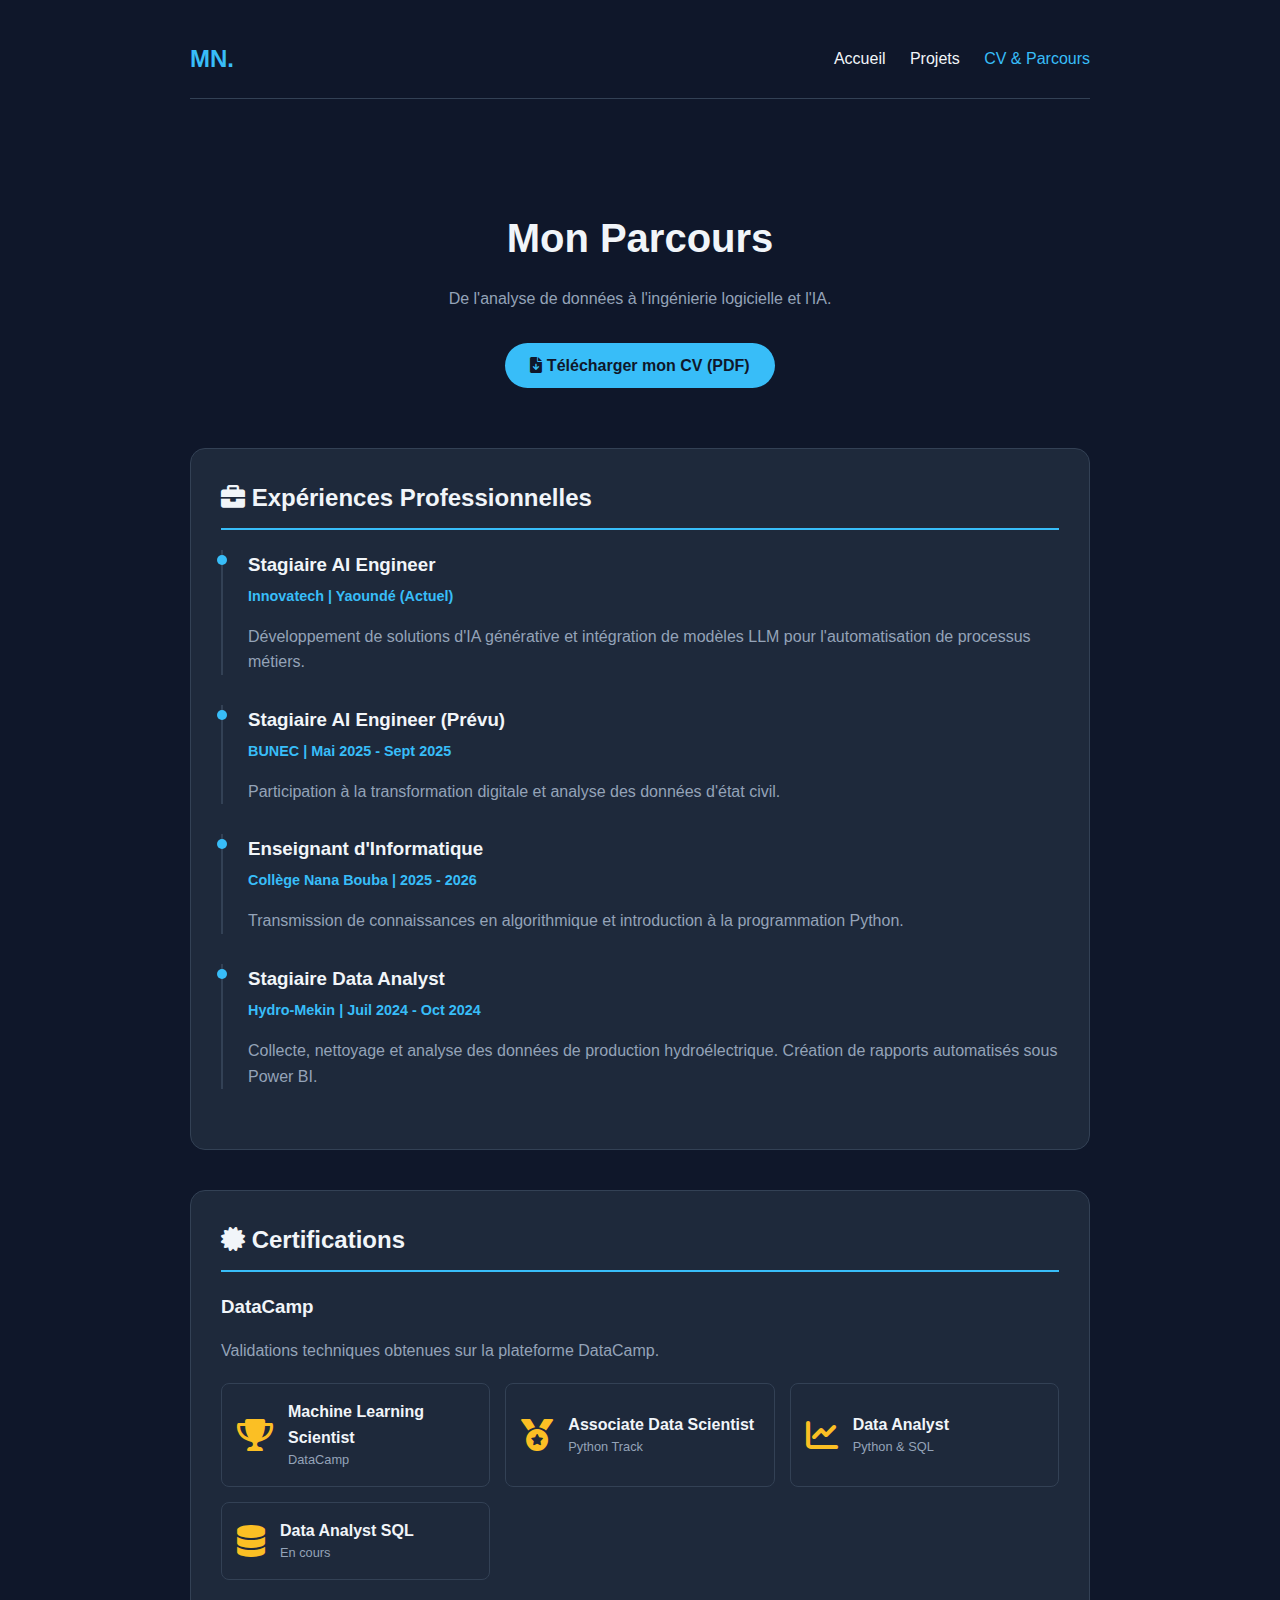
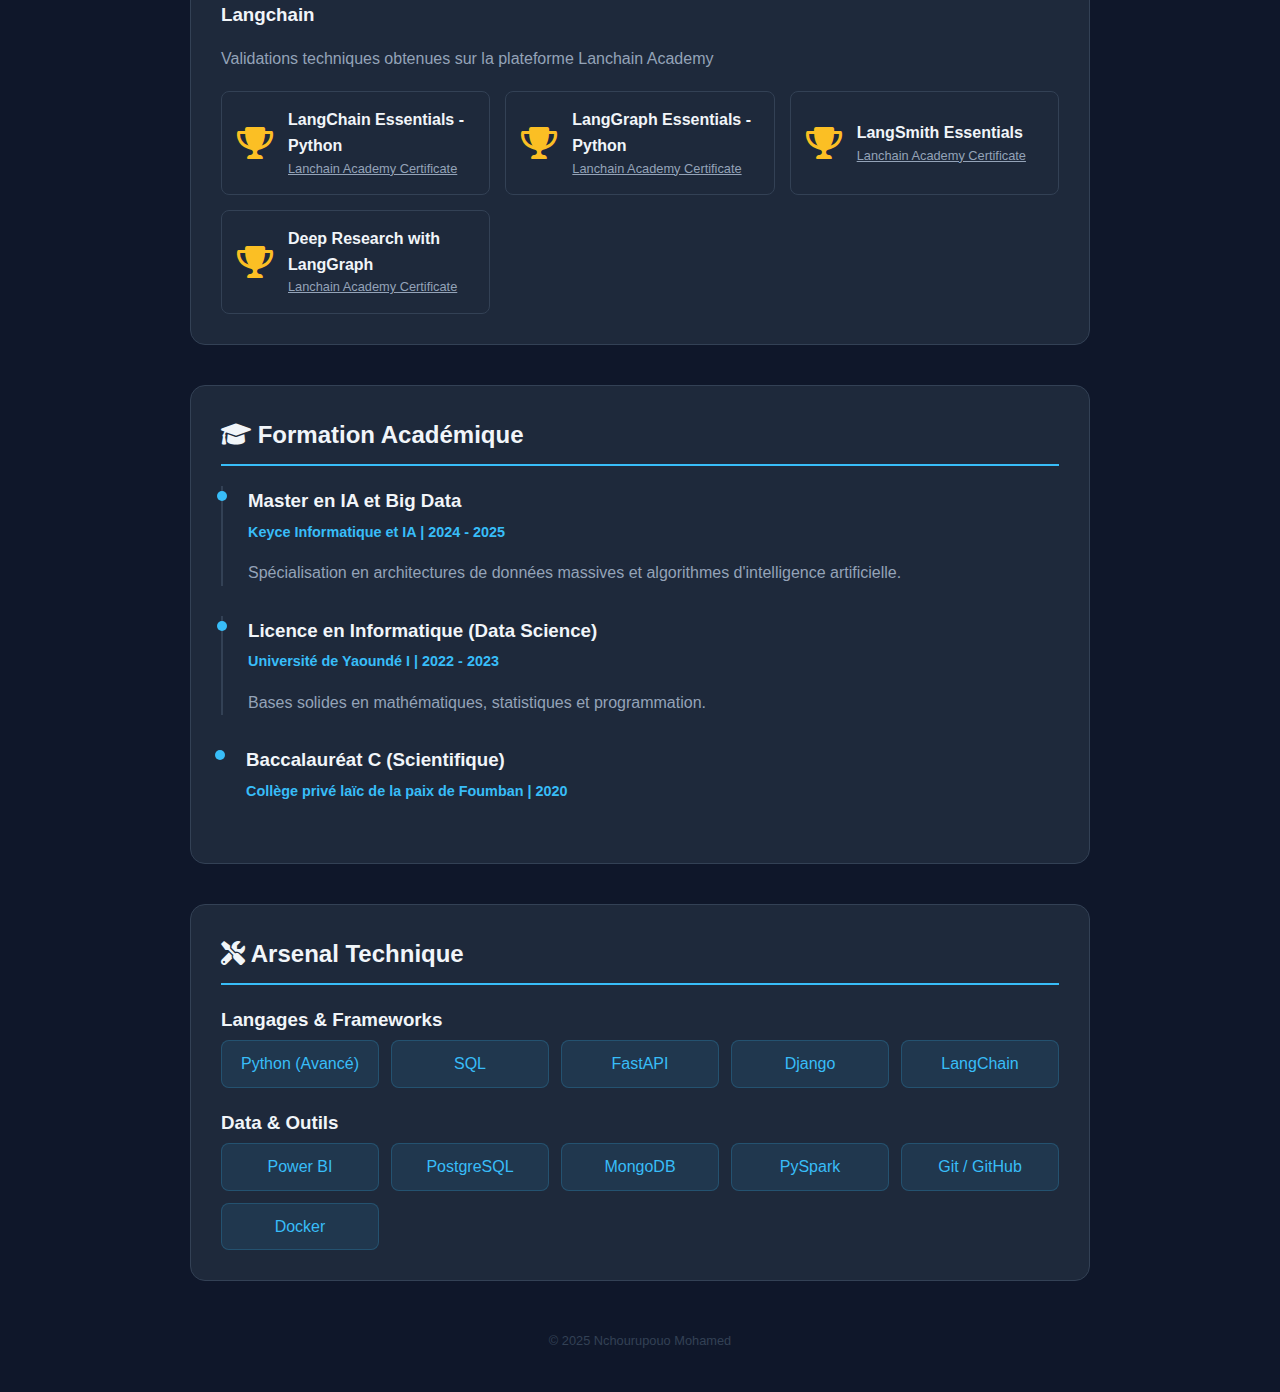
<file: cv.html>
<!DOCTYPE html>
<html lang="fr">
<head>
    <meta charset="UTF-8">
    <meta name="viewport" content="width=device-width, initial-scale=1.0">
    <title>CV & Parcours - Mohamed N.</title>
    <link rel="stylesheet" href="style.css">
    <link rel="stylesheet" href="https://cdnjs.cloudflare.com/ajax/libs/font-awesome/6.0.0/css/all.min.css">
    <style>
        /* Style spécifique pour les certifications (petites cartes) */
        .cert-grid {
            display: grid;
            grid-template-columns: repeat(auto-fill, minmax(250px, 1fr));
            gap: 15px;
            margin-top: 20px;
        }
        .cert-item {
            background: rgba(30, 41, 59, 0.5);
            border: 1px solid var(--border);
            padding: 15px;
            border-radius: 8px;
            display: flex;
            align-items: center;
            transition: border-color 0.3s;
        }
        .cert-item:hover {
            border-color: var(--primary);
        }
        .cert-icon {
            font-size: 2rem;
            color: #fbbf24; /* Couleur Or pour le trophée */
            margin-right: 15px;
        }
    </style>
</head>
<body>
    <div class="container">
        
        <!-- NAVIGATION -->
        <nav class="navbar">
            <div class="logo"><a href="index.html">MN.</a></div>
            <div class="nav-links">
                <a href="index.html">Accueil</a>
                <a href="projets.html">Projets</a>
                <a href="cv.html" class="active">CV & Parcours</a>
            </div>
        </nav>

        <header style="padding-bottom: 20px;">
            <h1>Mon Parcours</h1>
            <p style="color: var(--text-muted);">
                De l'analyse de données à l'ingénierie logicielle et l'IA.
            </p>
            <!-- REMARQUE : Tu devras mettre ton vrai fichier PDF dans le dossier du site -->
            <a href="Cv_Nchourupouo_Mohamed.pdf" download class="btn">
                <i class="fas fa-file-download"></i> Télécharger mon CV (PDF)
            </a>
        </header>

        <!-- EXPÉRIENCES -->
        <section class="section">
            <h2><i class="fas fa-briefcase"></i> Expériences Professionnelles</h2>
            
            <div class="timeline-item">
                <h3>Stagiaire AI Engineer</h3>
                <div class="timeline-date">Innovatech | Yaoundé (Actuel)</div>
                <p style="color: var(--text-muted);">
                    Développement de solutions d'IA générative et intégration de modèles LLM pour l'automatisation de processus métiers.
                </p>
            </div>

            <div class="timeline-item">
                <h3>Stagiaire AI Engineer (Prévu)</h3>
                <div class="timeline-date">BUNEC | Mai 2025 - Sept 2025</div>
                <p style="color: var(--text-muted);">
                    Participation à la transformation digitale et analyse des données d'état civil.
                </p>
            </div>

            <div class="timeline-item">
                <h3>Enseignant d'Informatique</h3>
                <div class="timeline-date">Collège Nana Bouba | 2025 - 2026</div>
                <p style="color: var(--text-muted);">
                    Transmission de connaissances en algorithmique et introduction à la programmation Python.
                </p>
            </div>

            <div class="timeline-item">
                <h3>Stagiaire Data Analyst</h3>
                <div class="timeline-date">Hydro-Mekin | Juil 2024 - Oct 2024</div>
                <p style="color: var(--text-muted);">
                    Collecte, nettoyage et analyse des données de production hydroélectrique. Création de rapports automatisés sous Power BI.
                </p>
            </div>
        </section>

        <!-- CERTIFICATIONS -->
        <section class="section">
            <h2><i class="fas fa-certificate"></i> Certifications</h2>
            <h3 style="margin-top: 20px;">DataCamp</h3>
            <p style="color: var(--text-muted);">Validations techniques obtenues sur la plateforme DataCamp.</p>
            
            <div class="cert-grid">
                <div class="cert-item">
                    <i class="fas fa-trophy cert-icon"></i>
                    <div>
                        <strong>Machine Learning Scientist</strong>
                        <div style="font-size: 0.8rem; color: var(--text-muted);">DataCamp</div>
                    </div>
                </div>
                <div class="cert-item">
                    <i class="fas fa-medal cert-icon"></i>
                    <div>
                        <strong>Associate Data Scientist</strong>
                        <div style="font-size: 0.8rem; color: var(--text-muted);">Python Track</div>
                    </div>
                </div>
                <div class="cert-item">
                    <i class="fas fa-chart-line cert-icon"></i>
                    <div>
                        <strong>Data Analyst</strong>
                        <div style="font-size: 0.8rem; color: var(--text-muted);">Python & SQL</div>
                    </div>
                </div>
                <div class="cert-item">
                    <i class="fas fa-database cert-icon"></i>
                    <div>
                        <strong>Data Analyst SQL</strong>
                        <div style="font-size: 0.8rem; color: var(--text-muted);">En cours</div>
                    </div>
                </div>
            </div>

            <h3 style="margin-top: 20px;">Langchain</h3>
            <p style="color: var(--text-muted);">Validations techniques obtenues sur la plateforme Lanchain Academy</p>
            <div class="cert-grid">
                <div class="cert-item">
                    <i class="fas fa-trophy cert-icon"></i>
                    <div>
                        <strong>LangChain Essentials - Python</strong>
                        <div style="font-size: 0.8rem; color: var(--text-muted);">
                        <a href="https://academy.langchain.com/certificates/eidrcto4cf" target="_blank" style="color: var(--text-muted); text-decoration: underline;">
                            Lanchain Academy Certificate
                        </a>
                        </div>

                    </div>
                </div>
                <div class="cert-item">
                    <i class="fas fa-trophy cert-icon"></i>
                    <div>
                        <strong>LangGraph Essentials - Python</strong>
                        <div style="font-size: 0.8rem; color: var(--text-muted);">
                        <a href="https://academy.langchain.com/certificates/xwnmqizkss" target="_blank" style="color: var(--text-muted); text-decoration: underline;">
                            Lanchain Academy Certificate
                        </a>
                        </div>

                    </div>
                </div>
                <div class="cert-item">
                    <i class="fas fa-trophy cert-icon"></i>
                    <div>
                        <strong>LangSmith Essentials</strong>
                        <div style="font-size: 0.8rem; color: var(--text-muted);">
                        <a href="https://academy.langchain.com/certificates/nvojtkid4v" target="_blank" style="color: var(--text-muted); text-decoration: underline;">
                            Lanchain Academy Certificate
                        </a>
                        </div>

                    </div>
                </div>
                <div class="cert-item">
                    <i class="fas fa-trophy cert-icon"></i>
                    <div>
                        <strong>Deep Research with LangGraph</strong>
                        <div style="font-size: 0.8rem; color: var(--text-muted);">
                        <a href="https://academy.langchain.com/certificates/ntd4f8oya7" target="_blank" style="color: var(--text-muted); text-decoration: underline;">
                            Lanchain Academy Certificate
                        </a>
                        </div>

                    </div>
                </div>
            </div>
        </section>

        <!-- FORMATION -->
        <section class="section">
            <h2><i class="fas fa-graduation-cap"></i> Formation Académique</h2>
            
            <div class="timeline-item" style="padding-bottom: 0;">
                <h3>Master en IA et Big Data</h3>
                <div class="timeline-date">Keyce Informatique et IA | 2024 - 2025</div>
                <p style="color: var(--text-muted);">Spécialisation en architectures de données massives et algorithmes d'intelligence artificielle.</p>
            </div>
            
            <div class="timeline-item" style="padding-bottom: 0;">
                <h3>Licence en Informatique (Data Science)</h3>
                <div class="timeline-date">Université de Yaoundé I | 2022 - 2023</div>
                <p style="color: var(--text-muted);">Bases solides en mathématiques, statistiques et programmation.</p>
            </div>

            <div class="timeline-item" style="border: none; padding-bottom: 0;">
                <h3>Baccalauréat C (Scientifique)</h3>
                <div class="timeline-date">Collège privé laïc de la paix de Foumban | 2020</div>
            </div>
        </section>

        <!-- COMPÉTENCES DÉTAILLÉES -->
        <section class="section">
            <h2><i class="fas fa-tools"></i> Arsenal Technique</h2>
            
            <h3 style="margin-top: 20px;">Langages & Frameworks</h3>
            <div class="skills-grid">
                <span class="skill-tag">Python (Avancé)</span>
                <span class="skill-tag">SQL</span>
                <span class="skill-tag">FastAPI</span>
                <span class="skill-tag">Django</span>
                <span class="skill-tag">LangChain</span>
            </div>

            <h3 style="margin-top: 20px;">Data & Outils</h3>
            <div class="skills-grid">
                <span class="skill-tag">Power BI</span>
                <span class="skill-tag">PostgreSQL</span>
                <span class="skill-tag">MongoDB</span>
                <span class="skill-tag">PySpark</span>
                <span class="skill-tag">Git / GitHub</span>
                <span class="skill-tag">Docker</span>
            </div>
        </section>

        <footer>
            © 2025 Nchourupouo Mohamed
        </footer>
    </div>
</body>
</html>
</file>
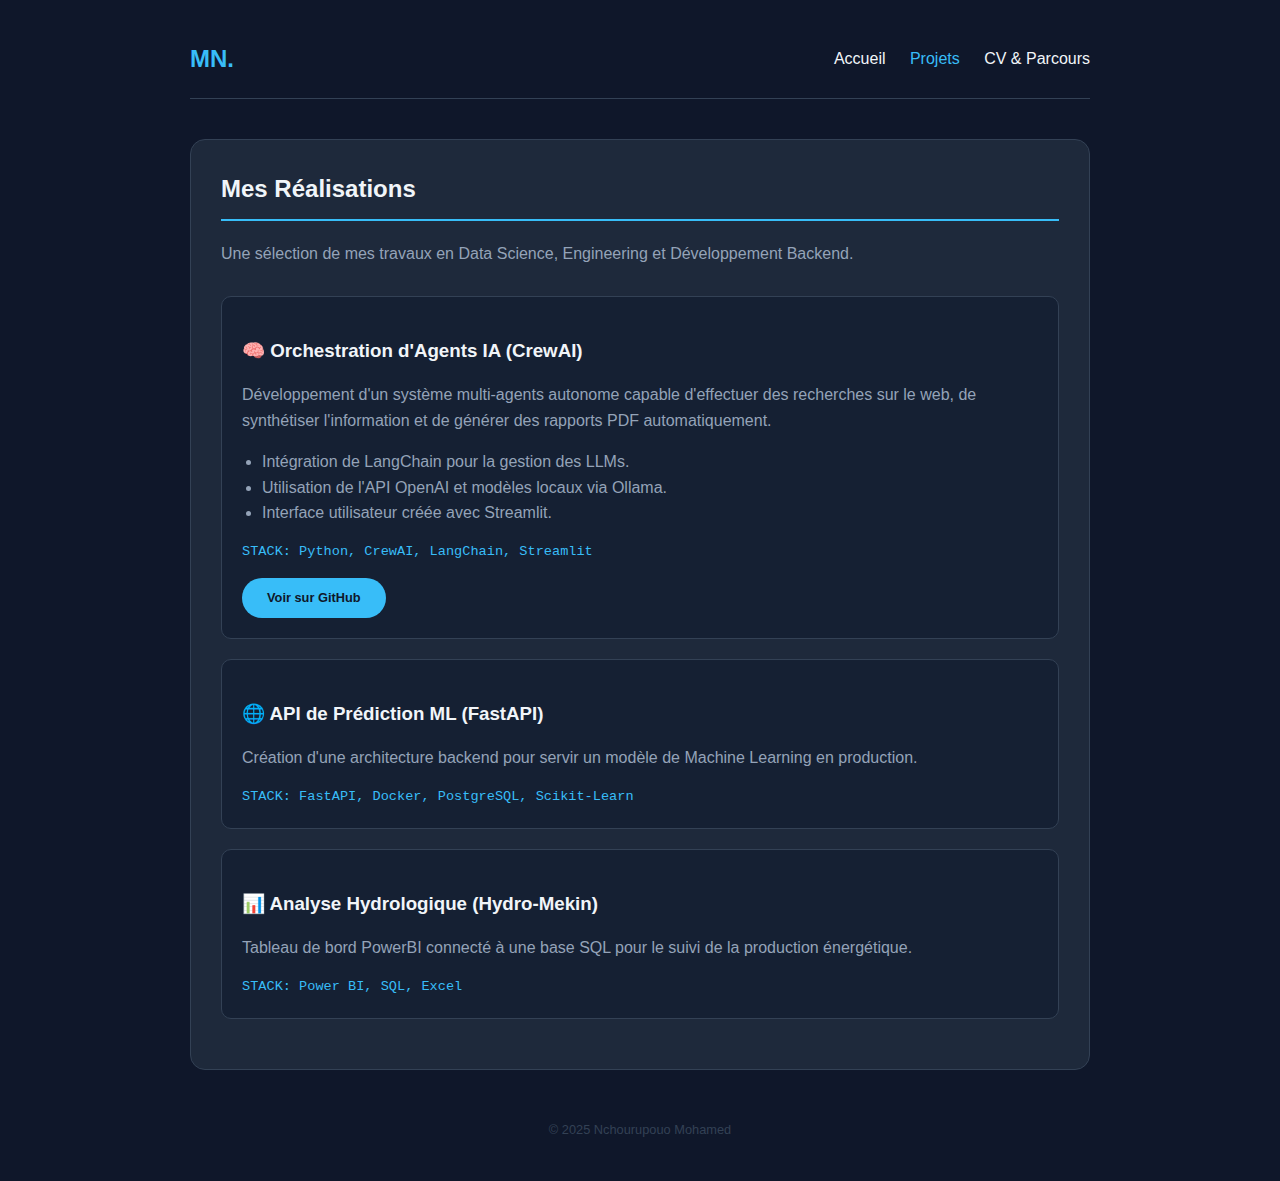
<file: projects.html>
<!DOCTYPE html>
<html lang="fr">
<head>
    <meta charset="UTF-8">
    <meta name="viewport" content="width=device-width, initial-scale=1.0">
    <title>Projets - Mohamed N.</title>
    <link rel="stylesheet" href="style.css">
    <link rel="stylesheet" href="https://cdnjs.cloudflare.com/ajax/libs/font-awesome/6.0.0/css/all.min.css">
</head>
<body>
    <div class="container">
        <nav class="navbar">
            <div class="logo"><a href="index.html">MN.</a></div>
            <div class="nav-links">
                <a href="index.html">Accueil</a>
                <a href="projets.html" class="active">Projets</a>
                <a href="cv.html">CV & Parcours</a>
            </div>
        </nav>

        <section class="section">
            <h2>Mes Réalisations</h2>
            <p style="color: var(--text-muted); margin-bottom: 30px;">
                Une sélection de mes travaux en Data Science, Engineering et Développement Backend.
            </p>

            <!-- PROJET 1 -->
            <div class="project-card">
                <h3>🧠 Orchestration d'Agents IA (CrewAI)</h3>
                <p style="color: var(--text-muted);">
                    Développement d'un système multi-agents autonome capable d'effectuer des recherches sur le web, de synthétiser l'information et de générer des rapports PDF automatiquement.
                </p>
                <ul style="color: var(--text-muted); margin: 15px 0; padding-left: 20px;">
                    <li>Intégration de LangChain pour la gestion des LLMs.</li>
                    <li>Utilisation de l'API OpenAI et modèles locaux via Ollama.</li>
                    <li>Interface utilisateur créée avec Streamlit.</li>
                </ul>
                <div class="project-tech">STACK: Python, CrewAI, LangChain, Streamlit</div>
                <a href="#" class="btn" style="font-size: 0.8rem;">Voir sur GitHub</a>
            </div>

            <!-- PROJET 2 -->
            <div class="project-card">
                <h3>🌐 API de Prédiction ML (FastAPI)</h3>
                <p style="color: var(--text-muted);">
                    Création d'une architecture backend pour servir un modèle de Machine Learning en production.
                </p>
                <div class="project-tech">STACK: FastAPI, Docker, PostgreSQL, Scikit-Learn</div>
            </div>
            
            <!-- PROJET 3 -->
            <div class="project-card">
                <h3>📊 Analyse Hydrologique (Hydro-Mekin)</h3>
                <p style="color: var(--text-muted);">
                    Tableau de bord PowerBI connecté à une base SQL pour le suivi de la production énergétique.
                </p>
                <div class="project-tech">STACK: Power BI, SQL, Excel</div>
            </div>

        </section>
        <footer>© 2025 Nchourupouo Mohamed</footer>
    </div>
</body>
</html>
</file>
<file: style.css>
/* style.css */
:root {
    --bg-body: #0f172a;
    --bg-card: #1e293b;
    --primary: #38bdf8;
    --primary-hover: #0ea5e9;
    --text-main: #f1f5f9;
    --text-muted: #94a3b8;
    --border: #334155;
}

body { font-family: 'Segoe UI', sans-serif; line-height: 1.6; color: var(--text-main); margin: 0; background-color: var(--bg-body); }
.container { max-width: 900px; margin: 0 auto; padding: 20px; }
a { text-decoration: none; color: inherit; }

/* NAVBAR (NOUVEAU) */
.navbar { display: flex; justify-content: space-between; align-items: center; padding: 20px 0; border-bottom: 1px solid var(--border); margin-bottom: 40px; }
.logo { font-size: 1.5rem; font-weight: bold; color: var(--primary); }
.nav-links a { margin-left: 20px; font-weight: 500; transition: color 0.3s; }
.nav-links a:hover, .nav-links a.active { color: var(--primary); }

/* HEADER & SECTIONS */
header { text-align: center; padding: 40px 20px; }
h1 { margin-bottom: 10px; font-size: 2.5rem; }
.role { font-size: 1.2rem; color: var(--primary); font-weight: bold; text-transform: uppercase; }
.section { margin: 40px 0; background: var(--bg-card); padding: 30px; border-radius: 15px; border: 1px solid var(--border); }
h2 { border-bottom: 2px solid var(--primary); padding-bottom: 10px; color: var(--text-main); margin-top: 0; }
h3 { margin-bottom: 5px; color: var(--text-main); }

/* BADGES & PROJETS */
.skills-grid { display: grid; grid-template-columns: repeat(auto-fit, minmax(130px, 1fr)); gap: 12px; }
.skill-tag { background: rgba(56, 189, 248, 0.1); color: var(--primary); padding: 10px; border-radius: 8px; text-align: center; border: 1px solid rgba(56, 189, 248, 0.2); }
.project-card { background: #152033; border: 1px solid var(--border); border-radius: 10px; padding: 20px; margin-bottom: 20px; transition: transform 0.3s; }
.project-card:hover { transform: translateY(-5px); border-color: var(--primary); }
.project-tech { font-size: 0.85rem; color: var(--primary); margin-top: 15px; font-family: monospace; }

/* BOUTONS & TIMELINE */
.btn { display: inline-block; background: var(--primary); color: var(--bg-body); padding: 10px 25px; border-radius: 50px; font-weight: bold; margin-top: 15px; }
.btn:hover { background: var(--primary-hover); }
.timeline-item { border-left: 2px solid var(--border); padding-left: 25px; margin-bottom: 30px; position: relative; }
.timeline-item::before { content: ''; position: absolute; left: -6px; top: 5px; width: 10px; height: 10px; background: var(--primary); border-radius: 50%; }
.timeline-date { font-size: 0.9rem; color: var(--primary); margin-bottom: 5px; font-weight: 600; }

footer { text-align: center; font-size: 0.8rem; color: var(--border); margin-top: 50px; padding-bottom: 20px; }
</file>
